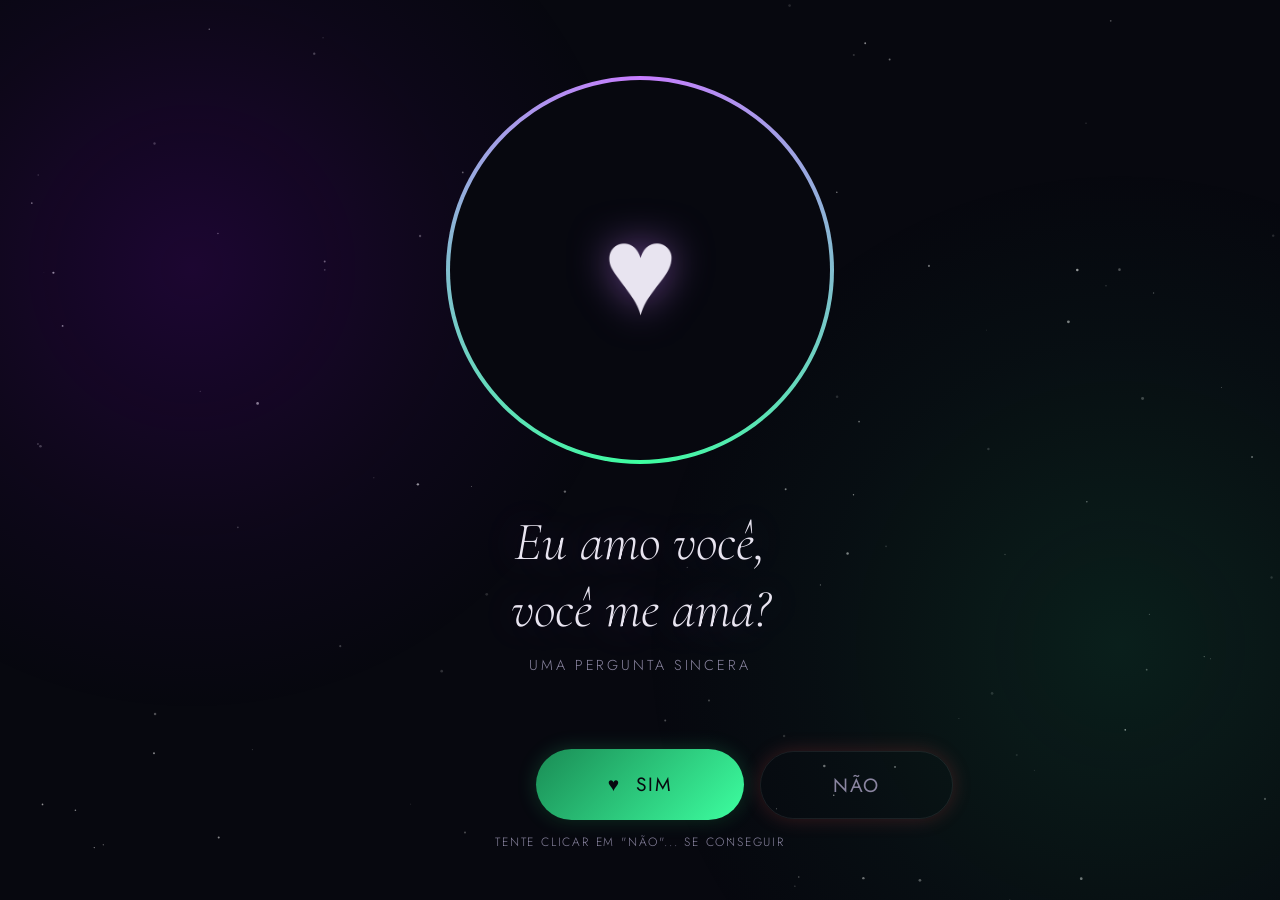
<file: index.html>
<!DOCTYPE html>
<html lang="pt-BR">
<head>
  <meta charset="UTF-8" />
  <meta name="viewport" content="width=device-width, initial-scale=1.0" />
  <title>Amor ♥</title>
  <link rel="stylesheet" href="style.css" />
  <style>
    /* ─── Index-only styles ─── */
    .index-center {
      position: relative;
      z-index: 2;
      display: flex;
      flex-direction: column;
      align-items: center;
      justify-content: center;
      min-height: 100vh;
      padding: var(--sp-lg);
      text-align: center;
    }

    /* Anel decorativo de brilho */
    .glow-ring {
      position: relative;
      width: clamp(240px, 50vmin, 380px);
      height: clamp(240px, 50vmin, 380px);
      display: flex;
      align-items: center;
      justify-content: center;
      margin-bottom: var(--sp-lg);
    }

    .glow-ring::before {
      content: '';
      position: absolute;
      inset: -4px;
      border-radius: 50%;
      background: conic-gradient(
        var(--purple),
        var(--green),
        var(--purple)
      );
      animation: ringRotate 6s linear infinite;
    }

    .glow-ring::after {
      content: '';
      position: absolute;
      inset: 0;
      border-radius: 50%;
      background: var(--bg-deep);
    }

    @keyframes ringRotate {
      to { transform: rotate(360deg); }
    }

    .heart-icon {
      position: relative;
      z-index: 1;
      font-size: clamp(5rem, 14vmin, 9rem);
      animation: heartPulse 2.5s ease-in-out infinite;
      text-shadow: 0 0 40px rgba(199,125,255,0.5);
      will-change: transform;
    }

    @keyframes heartPulse {
      0%, 100% { transform: scale(1);    }
      50%       { transform: scale(1.12); }
    }

    .main-question {
      font-family: 'Cormorant Garamond', serif;
      font-size: clamp(1.6rem, 6vmin, 3.5rem);
      font-weight: 300;
      font-style: italic;
      line-height: 1.25;
      margin-bottom: var(--sp-xs);
      text-shadow: 0 0 40px rgba(199,125,255,0.3);
    }

    .sub-text {
      font-size: clamp(0.7rem, 2vmin, 0.9rem);
      color: var(--text-muted);
      letter-spacing: 0.2em;
      text-transform: uppercase;
      margin-bottom: var(--sp-xl);
    }

    /* Botões da pergunta */
    .answer-buttons {
      display: flex;
      gap: var(--sp-md);
      align-items: center;
      justify-content: center;
      flex-wrap: wrap;
    }

    .btn-sim {
      font-size: clamp(0.9rem, 2.5vmin, 1.2rem);
      padding: var(--sp-sm) var(--sp-xl);
    }

    /* Botão "Não" — estilos base; posição via JS */
    #btn-nao {
      font-size: clamp(0.9rem, 2.5vmin, 1.2rem);
      padding: var(--sp-sm) var(--sp-xl);
      cursor: not-allowed;
      /* transition desativada no flee, mas transição visual de hover */
      box-shadow: 0 0 20px rgba(255, 80, 80, 0.2);
    }

    #btn-nao:hover {
      transform: none; /* sem efeito hover visual, o JS já cuida */
    }

    /* Tooltip */
    .tooltip-hint {
      position: fixed;
      bottom: var(--sp-lg);
      left: 50%;
      transform: translateX(-50%);
      z-index: 3;
      font-size: clamp(0.6rem, 1.5vmin, 0.75rem);
      color: var(--text-muted);
      letter-spacing: 0.15em;
      text-transform: uppercase;
      animation: blink 2.5s ease-in-out infinite;
    }

    @keyframes blink {
      0%, 100% { opacity: 0.4; }
      50%       { opacity: 1;   }
    }

    /* Overlay de "parabéns" se clicar em Não */
    .overlay-message {
      position: fixed;
      inset: 0;
      z-index: 500;
      display: flex;
      flex-direction: column;
      align-items: center;
      justify-content: center;
      background: rgba(7,8,15,0.97);
      animation: fadeSlideIn 0.4s ease;
      padding: var(--sp-lg);
    }

    .overlay-message h2 {
      font-family: 'Cormorant Garamond', serif;
      font-size: clamp(2rem, 8vmin, 4rem);
      font-style: italic;
      margin-bottom: var(--sp-sm);
      text-align: center;
    }

    .overlay-message p {
      color: var(--text-muted);
      text-align: center;
      margin-bottom: var(--sp-lg);
      max-width: 360px;
    }
  </style>
</head>
<body>

  <!-- Fundo de estrelas -->
  <div class="stars-bg" aria-hidden="true"></div>
  <div class="nebula nebula-1" aria-hidden="true"></div>
  <div class="nebula nebula-2" aria-hidden="true"></div>
  <div class="nebula nebula-3" aria-hidden="true"></div>
  <div class="hearts-container" aria-hidden="true"></div>

  <!-- Conteúdo central -->
  <main class="index-center">

    <!-- Anel + Coração -->
    <div class="glow-ring" aria-hidden="true">
      <span class="heart-icon">♥</span>
    </div>

    <!-- Pergunta principal -->
    <h1 class="main-question">
      Eu amo você,<br>você me ama?
    </h1>
    <p class="sub-text">uma pergunta sincera</p>

    <!-- Botões de resposta -->
    <div class="answer-buttons">
      <a href="main.html" class="btn btn-green btn-sim">
        ♥ &nbsp;Sim
      </a>
      <button id="btn-nao" class="btn btn-outline">
        Não
      </button>
    </div>

  </main>

  <!-- Dica de rodapé -->
  <p class="tooltip-hint">Tente clicar em "Não"... se conseguir</p>

  <script src="script.js"></script>
  <script>
    /* ─── Lógica específica da index ─── */
    document.addEventListener('DOMContentLoaded', () => {

      const btnNao = document.getElementById('btn-nao');
      const btnSim = document.querySelector('.btn-sim');

      /* Inicializa botão fugitivo */
      initFleeButton(btnNao, 150);

      /* Clique no Sim → navega com fade */
      btnSim.addEventListener('click', e => {
        e.preventDefault();
        navigateTo('main.html');
      });

      /* Se conseguir clicar em Não (raridade!) */
      btnNao.addEventListener('click', () => {
        if (btnNao._fleeCleanup) btnNao._fleeCleanup();

        /* Tenta fechar — pode não funcionar em todos os browsers */
        try { window.close(); } catch(_) {}

        /* Fallback: mensagem de despedida */
        const overlay = document.createElement('div');
        overlay.className = 'overlay-message';
        overlay.innerHTML = `
          <h2 class="gradient-text">Uau, você conseguiu!</h2>
          <p>Impressionante... Mas o amor não desiste assim tão fácil. 💜</p>
          <button class="btn btn-green" id="btn-voltar">
            ♥ Dar outra chance
          </button>
        `;
        document.body.appendChild(overlay);
        overlay.querySelector('#btn-voltar').addEventListener('click', () => {
          overlay.remove();
          initFleeButton(btnNao, 150);
        });
      });

    });
  </script>
</body>
</html>
</file>
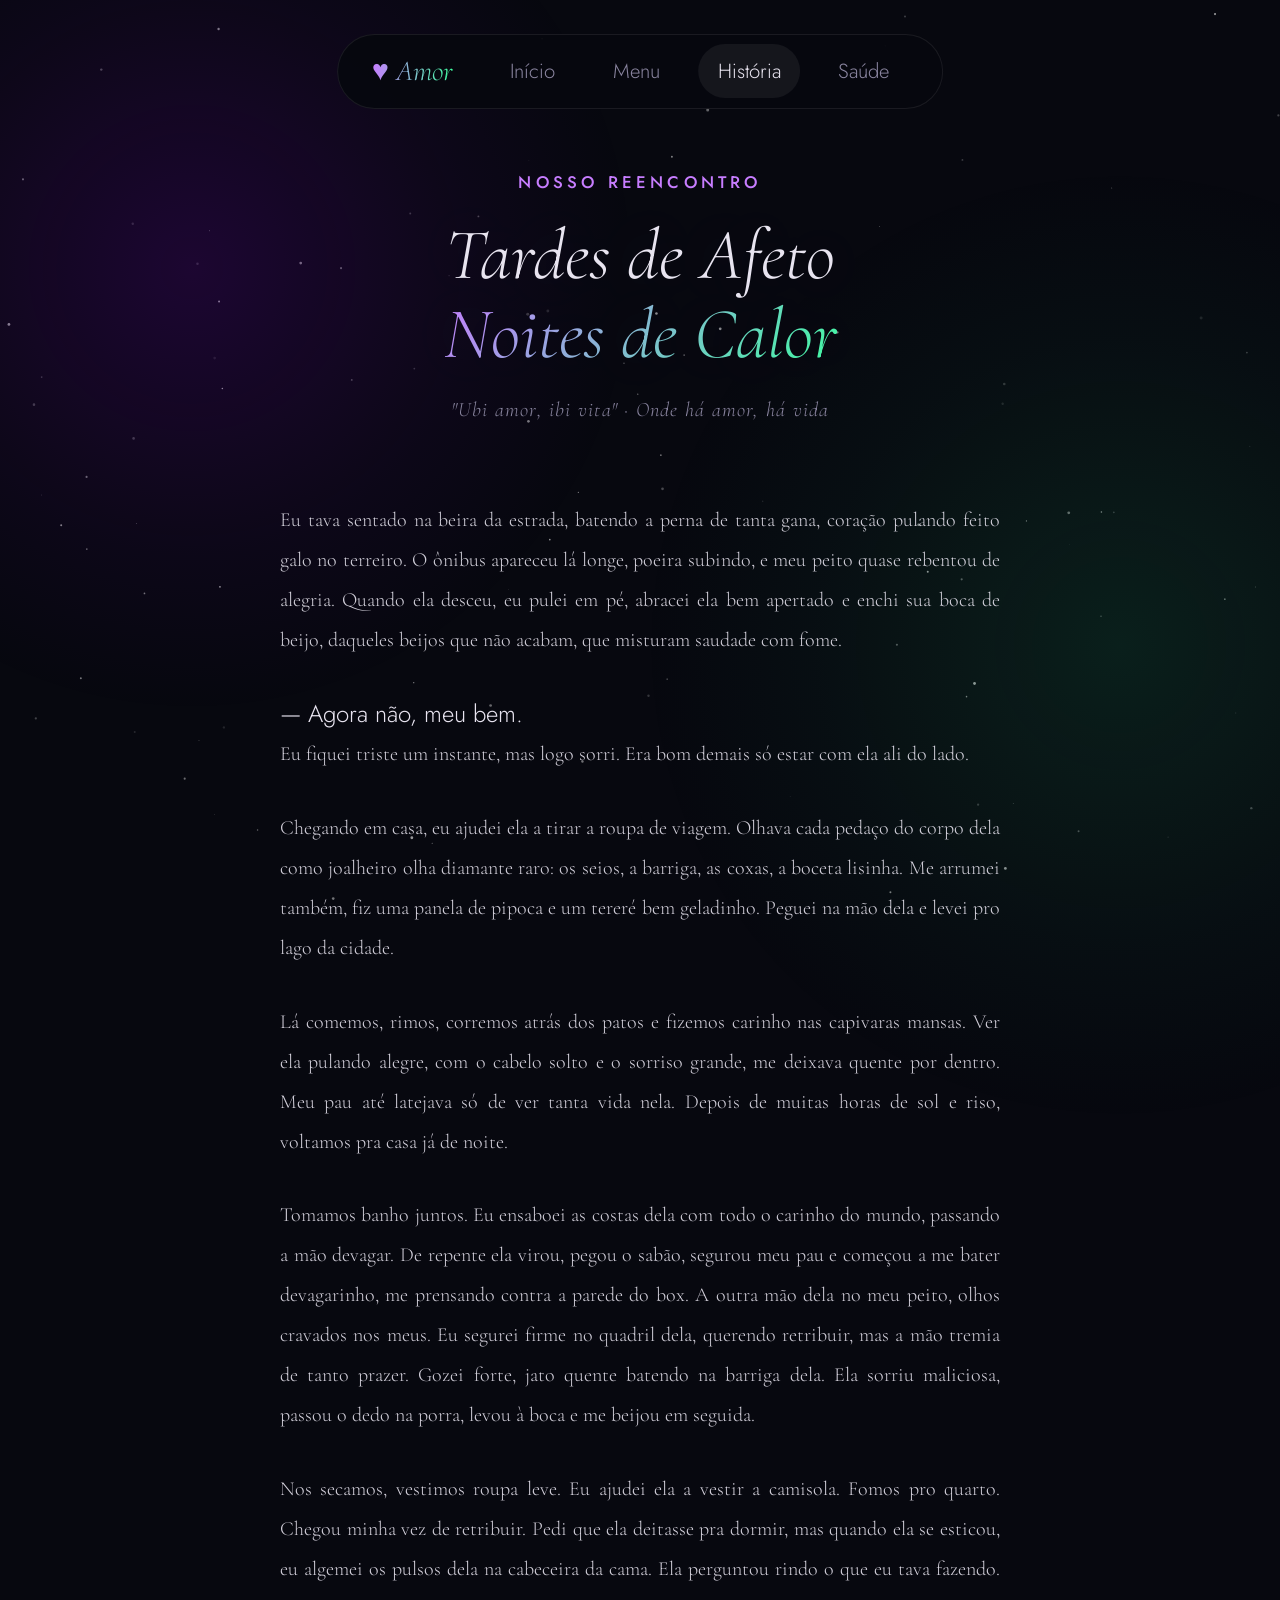
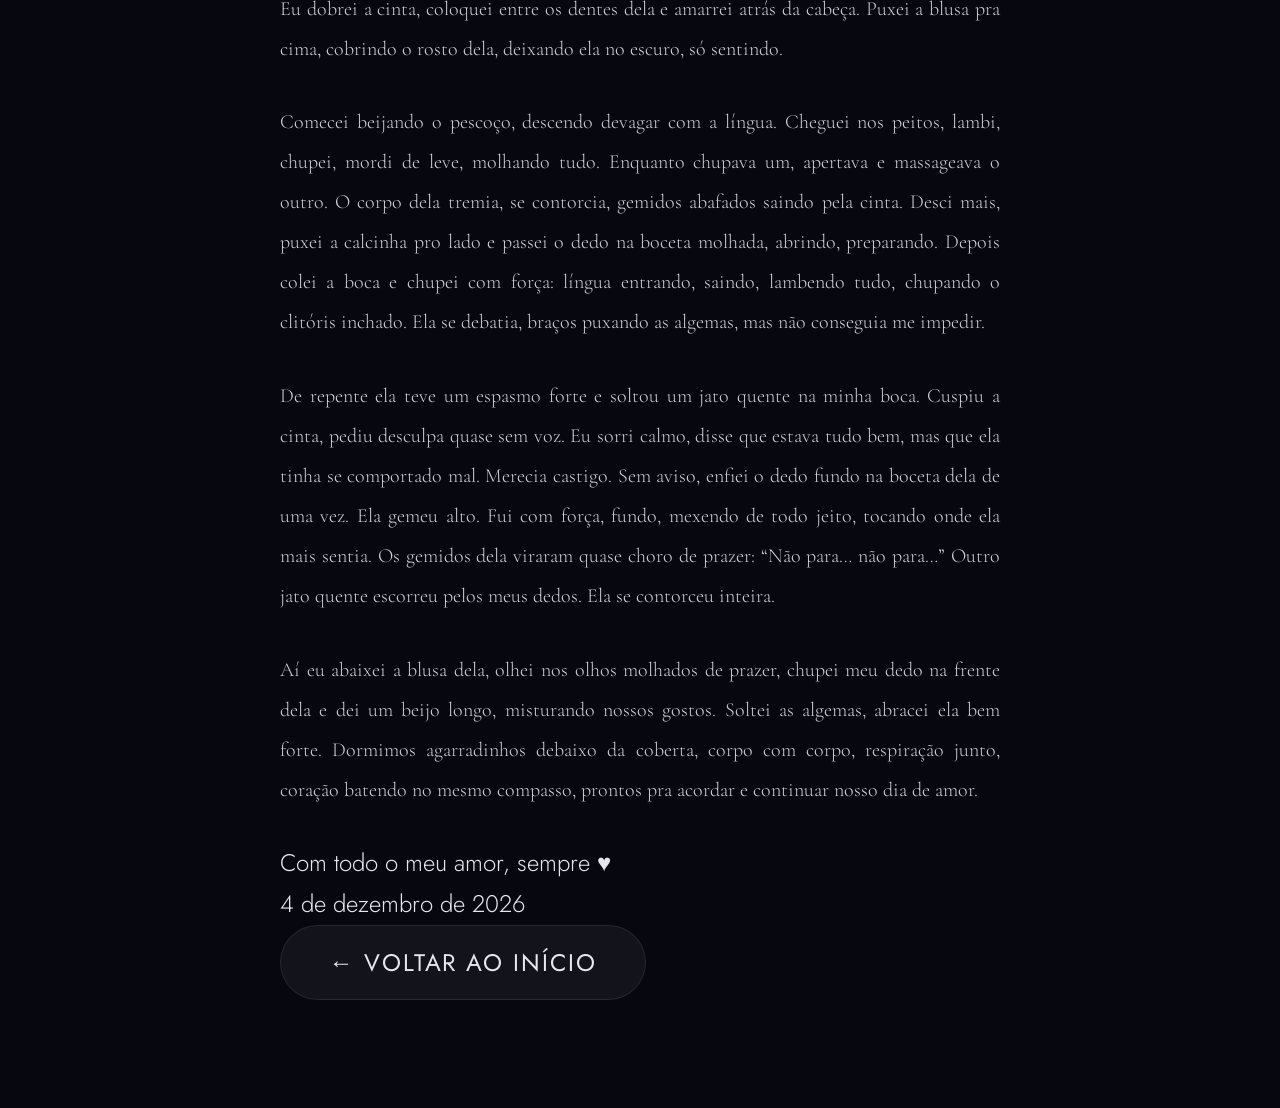
<file: historia.html>
<!DOCTYPE html>
<html lang="pt-BR">

<head>
  <meta charset="UTF-8" />
  <meta name="viewport" content="width=device-width, initial-scale=1.0" />
  <title>Nossa História ♥</title>
  <link rel="stylesheet" href="style.css" />
  <style>
    /* ─── Historia Page ─── */
    .historia-page {
      position: relative;
      z-index: 2;
      min-height: 100vh;
      padding: calc(var(--sp-2xl) + 60px) var(--sp-lg) var(--sp-2xl);
    }

    .historia-inner {
      max-width: 720px;
      margin: 0 auto;
    }

    /* Cabeçalho */
    .historia-eyebrow {
      font-size: var(--fs-xs);
      color: var(--purple);
      letter-spacing: 0.25em;
      text-transform: uppercase;
      text-align: center;
      margin-bottom: var(--sp-sm);
      font-weight: 500;
    }

    .historia-title {
      font-family: 'Cormorant Garamond', serif;
      font-size: clamp(2.2rem, 8vmin, 5rem);
      font-weight: 300;
      font-style: italic;
      text-align: center;
      line-height: 1.1;
      margin-bottom: var(--sp-sm);
      text-shadow: 0 0 60px rgba(199, 125, 255, 0.2);
    }

    .historia-latin {
      font-family: 'Cormorant Garamond', serif;
      font-style: italic;
      font-size: var(--fs-sm);
      color: var(--text-muted);
      text-align: center;
      letter-spacing: 0.06em;
      margin-bottom: var(--sp-xl);
    }

    /* Parágrafos */
    .para {
      font-family: 'Cormorant Garamond', serif;
      font-size: clamp(1rem, 2.8vmin, 1.25rem);
      font-weight: 300;
      line-height: 2;
      color: rgba(232, 228, 240, 0.9);
      margin-bottom: var(--sp-md);
      text-align: justify;
    }

    .para:last-child {
      margin-bottom: 0;
    }

    .para em {
      color: var(--green);
      font-style: italic;
    }

    .para strong {
      color: var(--purple);
      font-weight: 400;
    }
  </style>
</head>

<body>

  <div class="stars-bg" aria-hidden="true"></div>
  <div class="nebula nebula-1" aria-hidden="true"></div>
  <div class="nebula nebula-2" aria-hidden="true"></div>
  <div class="hearts-container" aria-hidden="true"></div>

  <!-- Navbar -->
  <nav class="nav" aria-label="Navegação principal">
    <span class="nav-logo">♥ Amor</span>
    <a href="index.html" class="nav-link" data-nav="index.html">Início</a>
    <a href="main.html" class="nav-link" data-nav="main.html">Menu</a>
    <a href="historia.html" class="nav-link active">História</a>
    <a href="saude.html" class="nav-link" data-nav="saude.html">Saúde</a>
  </nav>

  <main class="historia-page">
    <div class="historia-inner">

      <!-- Cabeçalho -->
      <p class="historia-eyebrow">Nosso reencontro</p>
      <h1 class="historia-title">
        Tardes de Afeto<br>
        <span class="gradient-text">Noites de Calor</span>
      </h1>
      <p class="historia-latin">
        "Ubi amor, ibi vita" · Onde há amor, há vida
      </p>

      <!-- ─── DECLARAÇÃO ─── -->
      <article class="declaration-card">

        <p class="para">

        </p>

        <p class="para">
          Eu tava sentado na beira da estrada, batendo a perna de tanta gana, coração pulando feito galo no terreiro. O
          ônibus apareceu lá longe, poeira subindo, e meu peito quase rebentou de alegria. Quando ela desceu, eu pulei
          em pé, abracei ela bem apertado e enchi sua boca de beijo, daqueles beijos que não acabam, que misturam
          saudade com fome.
        </p>

        <div class="latin-block">
          <p>
            — Agora não, meu bem.
          </p>
        </div>

        <p class="para">
          Eu fiquei triste um instante, mas logo sorri. Era bom demais só estar com ela ali do lado.
        </p>

        <p class="para">
          Chegando em casa, eu ajudei ela a tirar a roupa de viagem. Olhava cada pedaço do corpo dela como joalheiro
          olha diamante raro: os seios, a barriga, as coxas, a boceta lisinha. Me arrumei também, fiz uma panela de
          pipoca e um tereré bem geladinho. Peguei na mão dela e levei pro lago da cidade.
        </p>

        <p class="para">
          Lá comemos, rimos, corremos atrás dos patos e fizemos carinho nas capivaras mansas. Ver ela pulando alegre,
          com o cabelo solto e o sorriso grande, me deixava quente por dentro. Meu pau até latejava só de ver tanta vida
          nela. Depois de muitas horas de sol e riso, voltamos pra casa já de noite.
        </p>

        <p class="para">
          Tomamos banho juntos. Eu ensaboei as costas dela com todo o carinho do mundo, passando a mão devagar. De
          repente ela virou, pegou o sabão, segurou meu pau e começou a me bater devagarinho, me prensando contra a
          parede do box. A outra mão dela no meu peito, olhos cravados nos meus. Eu segurei firme no quadril dela,
          querendo retribuir, mas a mão tremia de tanto prazer. Gozei forte, jato quente batendo na barriga dela. Ela
          sorriu maliciosa, passou o dedo na porra, levou à boca e me beijou em seguida.
        </p>

        <p class="para">
          Nos secamos, vestimos roupa leve. Eu ajudei ela a vestir a camisola. Fomos pro quarto. Chegou minha vez de
          retribuir. Pedi que ela deitasse pra dormir, mas quando ela se esticou, eu algemei os pulsos dela na cabeceira
          da cama. Ela perguntou rindo o que eu tava fazendo. Eu dobrei a cinta, coloquei entre os dentes dela e amarrei
          atrás da cabeça. Puxei a blusa pra cima, cobrindo o rosto dela, deixando ela no escuro, só sentindo.
        </p>

        <p class="para">
          Comecei beijando o pescoço, descendo devagar com a língua. Cheguei nos peitos, lambi, chupei, mordi de leve,
          molhando tudo. Enquanto chupava um, apertava e massageava o outro. O corpo dela tremia, se contorcia, gemidos
          abafados saindo pela cinta. Desci mais, puxei a calcinha pro lado e passei o dedo na boceta molhada, abrindo,
          preparando. Depois colei a boca e chupei com força: língua entrando, saindo, lambendo tudo, chupando o
          clitóris inchado. Ela se debatia, braços puxando as algemas, mas não conseguia me impedir.
        </p>

        <p class="para">
          De repente ela teve um espasmo forte e soltou um jato quente na minha boca. Cuspiu a cinta, pediu desculpa
          quase sem voz. Eu sorri calmo, disse que estava tudo bem, mas que ela tinha se comportado mal. Merecia
          castigo. Sem aviso, enfiei o dedo fundo na boceta dela de uma vez. Ela gemeu alto. Fui com força, fundo,
          mexendo de todo jeito, tocando onde ela mais sentia. Os gemidos dela viraram quase choro de prazer: “Não para…
          não para…” Outro jato quente escorreu pelos meus dedos. Ela se contorceu inteira.
        </p>

        <p class="para">
          Aí eu abaixei a blusa dela, olhei nos olhos molhados de prazer, chupei meu dedo na frente dela e dei um beijo
          longo, misturando nossos gostos. Soltei as algemas, abracei ela bem forte. Dormimos agarradinhos debaixo da
          coberta, corpo com corpo, respiração junto, coração batendo no mesmo compasso, prontos pra acordar e continuar
          nosso dia de amor.
        </p>

        <!-- Assinatura -->
        <div class="signature">
          <p class="signature-text">Com todo o meu amor, sempre ♥</p>
          <p class="signature-date" id="sig-date"></p>
        </div>

      </article>

      <!-- Voltar -->
      <div class="back-wrap">
        <button class="btn btn-ghost mt-xl" data-nav="main.html">
          ← Voltar ao início
        </button>
      </div>

    </div>
  </main>

  <script src="script.js"></script>
  <script>
    document.addEventListener('DOMContentLoaded', () => {
      const dateEl = document.getElementById('sig-date');
      if (dateEl) {
        const now = new Date();
        dateEl.textContent = now.toLocaleDateString('pt-BR', {
          day: 'numeric', month: 'long', year: 'numeric'
        });
      }

      document.querySelectorAll('[data-nav]').forEach(el => {
        el.addEventListener('click', e => {
          e.preventDefault();
          navigateTo(el.dataset.nav);
        });
      });
    });
  </script>
</body>

</html>
</file>
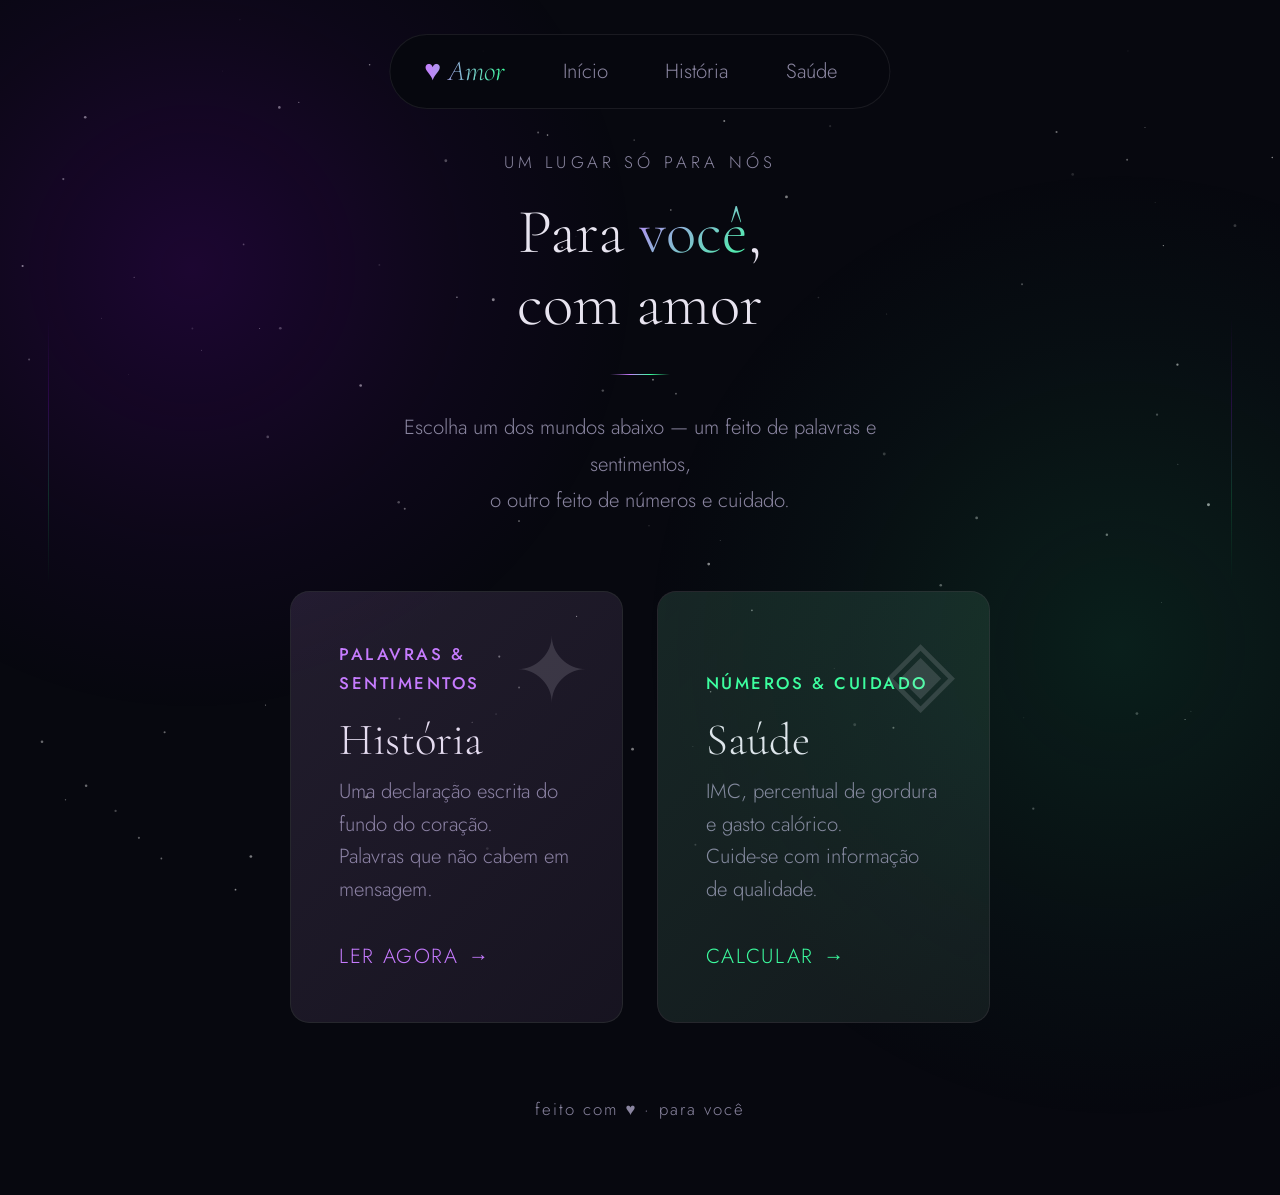
<file: main.html>
<!DOCTYPE html>
<html lang="pt-BR">
<head>
  <meta charset="UTF-8" />
  <meta name="viewport" content="width=device-width, initial-scale=1.0" />
  <title>Para Você ♥</title>
  <link rel="stylesheet" href="style.css" />
  <style>
    /* ─── Main page ─── */
    .main-page {
      position: relative;
      z-index: 2;
      min-height: 100vh;
      display: flex;
      flex-direction: column;
      align-items: center;
      justify-content: center;
      padding: calc(var(--sp-2xl) + 40px) var(--sp-lg) var(--sp-xl);
      gap: var(--sp-xl);
    }

    /* Header */
    .main-header {
      text-align: center;
      max-width: 560px;
    }

    .tagline {
      font-size: var(--fs-xs);
      color: var(--text-muted);
      letter-spacing: 0.25em;
      text-transform: uppercase;
      margin-bottom: var(--sp-sm);
    }

    .main-title {
      font-family: 'Cormorant Garamond', serif;
      font-size: clamp(2rem, 7vmin, 4.5rem);
      font-weight: 300;
      line-height: 1.15;
      margin-bottom: var(--sp-sm);
    }

    .main-subtitle {
      font-size: var(--fs-sm);
      color: var(--text-muted);
      line-height: 1.8;
    }

    /* Cards de navegação */
    .cards-grid {
      display: grid;
      grid-template-columns: repeat(auto-fit, minmax(min(280px, 100%), 1fr));
      gap: var(--sp-md);
      width: 100%;
      max-width: 700px;
    }

    .nav-card {
      position: relative;
      display: flex;
      flex-direction: column;
      align-items: flex-start;
      justify-content: flex-end;
      padding: var(--sp-lg);
      border-radius: var(--radius);
      border: 1px solid var(--border);
      background: var(--bg-card);

      cursor: pointer;
      text-decoration: none;
      color: var(--text);
      overflow: hidden;
      min-height: clamp(200px, 30vmin, 280px);
      transition: var(--transition);
    }

    .nav-card::before {
      content: '';
      position: absolute;
      inset: 0;
      background: var(--card-grad, linear-gradient(135deg, rgba(199,125,255,0.06), transparent));
      transition: opacity 0.4s;
    }

    .nav-card:hover {
      transform: translateY(-6px) scale(1.01);
      border-color: var(--card-accent, var(--purple));
      box-shadow:
        0 0 40px var(--card-glow, var(--purple-glow)),
        0 20px 40px rgba(0,0,0,0.4);
    }

    .nav-card:hover::before { opacity: 2; }

    /* Card — História */
    .card-historia {
      --card-accent: var(--purple);
      --card-glow: var(--purple-glow);
      --card-grad: linear-gradient(135deg, rgba(199,125,255,0.08), rgba(107,0,173,0.04));
    }

    /* Card — Saúde */
    .card-saude {
      --card-accent: var(--green);
      --card-glow: var(--green-glow);
      --card-grad: linear-gradient(135deg, rgba(61,255,160,0.08), rgba(26,140,85,0.04));
    }

    /* Ícone grande do card */
    .card-icon {
      position: absolute;
      top: var(--sp-md);
      right: var(--sp-md);
      font-size: clamp(3.5rem, 10vmin, 6rem);
      opacity: 0.15;
      transition: opacity 0.3s, transform 0.3s;
      line-height: 1;
    }

    .nav-card:hover .card-icon {
      opacity: 0.3;
      transform: scale(1.1) rotate(-5deg);
    }

    .card-chip {
      font-size: var(--fs-xs);
      letter-spacing: 0.15em;
      text-transform: uppercase;
      color: var(--card-accent, var(--purple));
      margin-bottom: var(--sp-sm);
      font-weight: 500;
    }

    .card-title {
      font-family: 'Cormorant Garamond', serif;
      font-size: clamp(1.8rem, 5vmin, 2.8rem);
      font-weight: 300;
      line-height: 1.1;
      margin-bottom: var(--sp-xs);
    }

    .card-desc {
      font-size: var(--fs-sm);
      color: var(--text-muted);
      line-height: 1.6;
    }

    .card-arrow {
      margin-top: var(--sp-md);
      font-size: var(--fs-base);
      color: var(--card-accent, var(--purple));
      display: flex;
      align-items: center;
      gap: var(--sp-xs);
      font-size: var(--fs-sm);
      letter-spacing: 0.08em;
      text-transform: uppercase;
      transition: gap 0.3s;
    }

    .nav-card:hover .card-arrow { gap: var(--sp-sm); }

    /* Footer decorativo */
    .main-footer {
      text-align: center;
      font-size: var(--fs-xs);
      color: var(--text-muted);
      letter-spacing: 0.12em;
    }

    /* Decoração lateral */
    .deco-line {
      position: fixed;
      top: 50%;
      width: 1px;
      height: 30vh;
      transform: translateY(-50%);
      background: linear-gradient(transparent, var(--purple-dim), var(--green-dim), transparent);
      opacity: 0.3;
    }
    .deco-line-left  { left: var(--sp-lg); }
    .deco-line-right { right: var(--sp-lg); }

    @media (max-width: 500px) {
      .deco-line { display: none; }
    }
  </style>
</head>
<body>

  <!-- Backgrounds -->
  <div class="stars-bg" aria-hidden="true"></div>
  <div class="nebula nebula-1" aria-hidden="true"></div>
  <div class="nebula nebula-2" aria-hidden="true"></div>
  <div class="hearts-container" aria-hidden="true"></div>

  <!-- Decoração lateral -->
  <div class="deco-line deco-line-left"  aria-hidden="true"></div>
  <div class="deco-line deco-line-right" aria-hidden="true"></div>

  <!-- Navbar -->
  <nav class="nav" aria-label="Navegação principal">
    <span class="nav-logo">♥ Amor</span>
    <a href="index.html"   class="nav-link" data-nav="index.html">Início</a>
    <a href="historia.html" class="nav-link" data-nav="historia.html">História</a>
    <a href="saude.html"   class="nav-link" data-nav="saude.html">Saúde</a>
  </nav>

  <!-- Conteúdo principal -->
  <main class="main-page">

    <!-- Cabeçalho -->
    <header class="main-header">
      <p class="tagline">Um lugar só para nós</p>
      <h1 class="main-title">
        Para <span class="gradient-text">você</span>,<br>com amor
      </h1>
      <div class="divider"></div>
      <p class="main-subtitle">
        Escolha um dos mundos abaixo — um feito de palavras e sentimentos,<br>
        o outro feito de números e cuidado.
      </p>
    </header>

    <!-- Cards -->
    <div class="cards-grid">

      <!-- Card História -->
      <a href="historia.html" class="nav-card card-historia" data-nav="historia.html">
        <span class="card-icon">✦</span>
        <span class="card-chip">Palavras &amp; Sentimentos</span>
        <h2 class="card-title">História</h2>
        <p class="card-desc">
          Uma declaração escrita do fundo do coração.<br>
          Palavras que não cabem em mensagem.
        </p>
        <div class="card-arrow">
          Ler agora <span>→</span>
        </div>
      </a>

      <!-- Card Saúde -->
      <a href="saude.html" class="nav-card card-saude" data-nav="saude.html">
        <span class="card-icon">◈</span>
        <span class="card-chip">Números &amp; Cuidado</span>
        <h2 class="card-title">Saúde</h2>
        <p class="card-desc">
          IMC, percentual de gordura e gasto calórico.<br>
          Cuide-se com informação de qualidade.
        </p>
        <div class="card-arrow">
          Calcular <span>→</span>
        </div>
      </a>

    </div>

    <!-- Rodapé discreto -->
    <footer class="main-footer">
      feito com ♥ · para você
    </footer>

  </main>

  <script src="script.js"></script>
  <script>
    document.addEventListener('DOMContentLoaded', () => {
      /* Clique nos cards navega com fade */
      document.querySelectorAll('[data-nav]').forEach(el => {
        el.addEventListener('click', e => {
          e.preventDefault();
          navigateTo(el.dataset.nav);
        });
      });
    });
  </script>
</body>
</html>
</file>
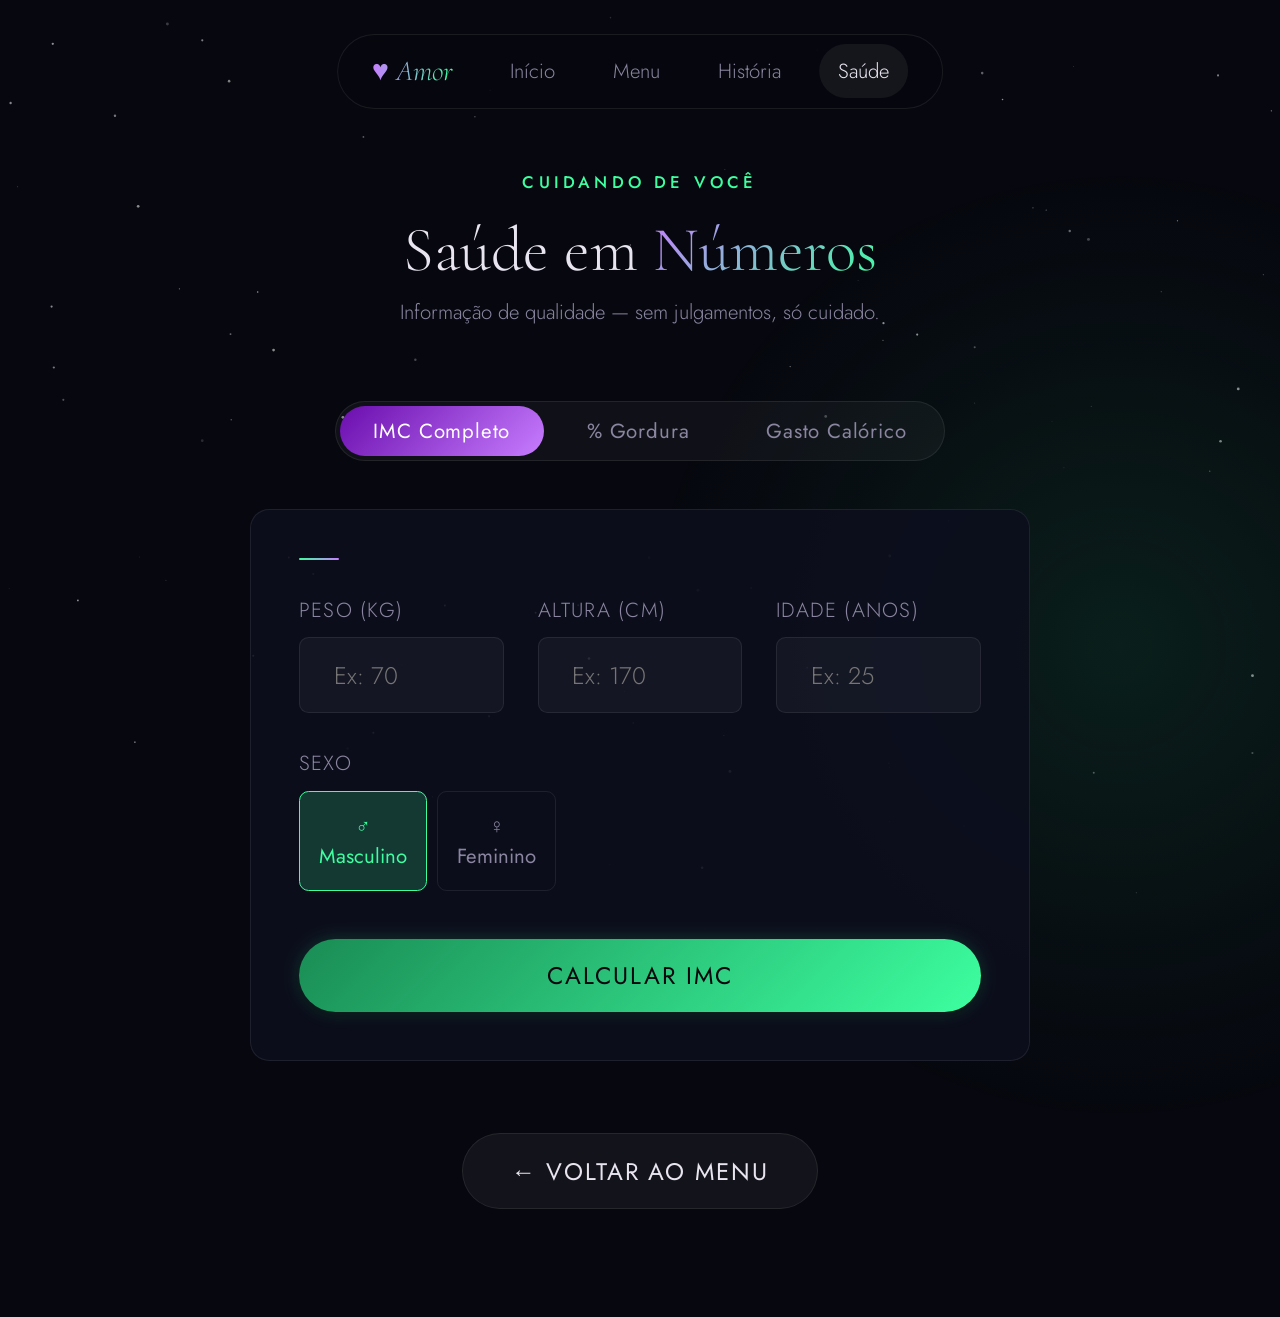
<file: saude.html>
<!DOCTYPE html>
<html lang="pt-BR">
<head>
  <meta charset="UTF-8" />
  <meta name="viewport" content="width=device-width, initial-scale=1.0" />
  <title>Saúde ◈</title>
  <link rel="stylesheet" href="style.css" />
  <style>
    /* ─── Saúde Page ─── */
    .saude-page {
      position: relative;
      z-index: 2;
      min-height: 100vh;
      padding: calc(var(--sp-2xl) + 60px) var(--sp-lg) var(--sp-2xl);
    }

    .saude-inner {
      max-width: 780px;
      margin: 0 auto;
    }

    /* Header */
    .saude-eyebrow {
      font-size: var(--fs-xs);
      color: var(--green);
      letter-spacing: 0.25em;
      text-transform: uppercase;
      text-align: center;
      margin-bottom: var(--sp-sm);
      font-weight: 500;
    }

    .saude-title {
      font-family: 'Cormorant Garamond', serif;
      font-size: clamp(2rem, 7vmin, 4.5rem);
      font-weight: 300;
      text-align: center;
      line-height: 1.1;
      margin-bottom: var(--sp-xs);
    }

    .saude-subtitle {
      font-size: var(--fs-sm);
      color: var(--text-muted);
      text-align: center;
      margin-bottom: var(--sp-xl);
    }

    /* Tabs container */
    .tabs-wrapper {
      margin-bottom: var(--sp-lg);
      display: flex;
      justify-content: center;
    }

    /* Card de formulário */
    .form-card {
      background: rgba(13, 15, 30, 0.85);
      border: 1px solid var(--border);
      border-radius: var(--radius);
      padding: var(--sp-lg);
    }

    .form-card::before {
      content: '';
      display: block;
      width: 40px;
      height: 2px;
      background: linear-gradient(90deg, var(--green), var(--purple));
      border-radius: 100px;
      margin-bottom: var(--sp-md);
    }

    /* Grid de inputs */
    .inputs-grid {
      display: grid;
      grid-template-columns: repeat(auto-fit, minmax(min(200px, 100%), 1fr));
      gap: var(--sp-md);
      margin-bottom: var(--sp-lg);
    }

    .inputs-grid-3 {
      grid-template-columns: repeat(auto-fit, minmax(min(170px, 100%), 1fr));
    }

    /* Botão calcular */
    .btn-calcular {
      width: 100%;
      padding: var(--sp-sm);
      font-size: var(--fs-base);
    }

    /* ─── Resultado IMC ─── */
    .imc-gauge {
      position: relative;
      width: 100%;
      max-width: 320px;
      margin: 0 auto var(--sp-md);
    }

    .imc-scale {
      display: flex;
      height: 10px;
      border-radius: 100px;
      overflow: hidden;
      margin-bottom: var(--sp-xs);
      gap: 2px;
    }

    .imc-seg {
      flex: 1;
      border-radius: 100px;
    }

    .seg-bp   { background: #60cfff; }
    .seg-ok   { background: var(--green); }
    .seg-sp   { background: #ffdc3d; }
    .seg-ob1  { background: #ff9a3d; }
    .seg-ob2  { background: #ff6060; }
    .seg-ob3  { background: #ff3030; }

    .imc-pointer {
      position: absolute;
      top: -4px;
      width: 18px;
      height: 18px;
      background: #fff;
      border-radius: 50%;
      border: 3px solid var(--green);
      transform: translateX(-50%);
      box-shadow: 0 0 12px rgba(61,255,160,0.5);
      transition: left 0.6s cubic-bezier(0.34,1.56,0.64,1);
    }

    .imc-labels {
      display: flex;
      justify-content: space-between;
      font-size: var(--fs-xs);
      color: var(--text-muted);
      margin-top: var(--sp-xs);
    }

    /* ─── Percentual de gordura ─── */
    .fat-arc {
      width: 180px;
      height: 90px;
      position: relative;
      margin: 0 auto var(--sp-md);
    }

    .fat-arc svg {
      width: 100%;
      height: 100%;
    }

    /* ─── TMB Cards ─── */
    .tmb-cards {
      display: grid;
      grid-template-columns: repeat(3, 1fr);
      gap: var(--sp-sm);
      margin: var(--sp-md) 0;
    }

    @media (max-width: 480px) {
      .tmb-cards { grid-template-columns: 1fr; }
    }

    .tmb-card {
      text-align: center;
      padding: var(--sp-md) var(--sp-sm);
      border-radius: var(--radius-sm);
      border: 1px solid var(--border);
      background: rgba(255,255,255,0.02);
      transition: var(--transition);
    }

    .tmb-card:hover {
      border-color: var(--green-dim);
      background: var(--green-glow);
    }

    .tmb-level {
      font-size: var(--fs-xs);
      color: var(--text-muted);
      text-transform: uppercase;
      letter-spacing: 0.1em;
      margin-bottom: var(--sp-xs);
    }

    .tmb-value {
      font-family: 'Cormorant Garamond', serif;
      font-size: clamp(1.4rem, 4vmin, 2rem);
      color: var(--green);
      font-weight: 400;
    }

    .tmb-unit {
      font-size: var(--fs-xs);
      color: var(--text-muted);
    }

    .tmb-mult {
      font-size: var(--fs-xs);
      color: var(--text-muted);
      margin-top: 2px;
    }

    /* ─── Atividades ─── */
    .activities-list {
      display: flex;
      flex-direction: column;
      gap: var(--sp-sm);
      margin-top: var(--sp-md);
    }

    /* Aviso neutro */
    .notice {
      display: flex;
      gap: var(--sp-sm);
      align-items: flex-start;
      padding: var(--sp-sm) var(--sp-md);
      border-radius: var(--radius-sm);
      background: rgba(61,255,160,0.04);
      border: 1px solid rgba(61,255,160,0.12);
      margin-top: var(--sp-md);
    }

    .notice-icon { font-size: var(--fs-lg); flex-shrink: 0; }
    .notice-text { font-size: var(--fs-sm); color: var(--text-muted); line-height: 1.7; }

    /* Voltar */
    .back-wrap { text-align: center; margin-top: var(--sp-xl); }

    /* Input de sexo como botões */
    .sex-toggle {
      display: flex;
      gap: var(--sp-xs);
    }

    .sex-btn {
      flex: 1;
      padding: var(--sp-sm);
      border-radius: var(--radius-sm);
      border: 1px solid var(--border);
      background: transparent;
      color: var(--text-muted);
      font-family: 'Jost', sans-serif;
      font-size: var(--fs-sm);
      cursor: pointer;
      transition: var(--transition);
    }

    .sex-btn.active {
      background: var(--green-glow);
      border-color: var(--green);
      color: var(--green);
    }

    /* Checkbox-like para sexo no fat */
    .fat-sex-toggle { display: flex; gap: var(--sp-xs); }

    /* Hip field (só para mulheres) */
    .hip-field { transition: opacity 0.3s, max-height 0.4s; overflow: hidden; }
    .hip-field.hidden-soft { opacity: 0; max-height: 0; pointer-events: none; }
    .hip-field.visible-soft { opacity: 1; max-height: 200px; }
  </style>
</head>
<body>

  <div class="stars-bg" aria-hidden="true"></div>
  <div class="nebula nebula-2" aria-hidden="true"></div>
  <div class="nebula nebula-3" aria-hidden="true"></div>

  <!-- Navbar -->
  <nav class="nav" aria-label="Navegação principal">
    <span class="nav-logo">♥ Amor</span>
    <a href="index.html"    class="nav-link" data-nav="index.html">Início</a>
    <a href="main.html"     class="nav-link" data-nav="main.html">Menu</a>
    <a href="historia.html" class="nav-link" data-nav="historia.html">História</a>
    <a href="saude.html"    class="nav-link active">Saúde</a>
  </nav>

  <main class="saude-page">
    <div class="saude-inner">

      <!-- Header -->
      <p class="saude-eyebrow">Cuidando de você</p>
      <h1 class="saude-title">
        Saúde em <span class="gradient-text">Números</span>
      </h1>
      <p class="saude-subtitle">
        Informação de qualidade — sem julgamentos, só cuidado.
      </p>

      <!-- Tabs -->
      <div class="tabs-wrapper">
        <div class="tabs" role="tablist" aria-label="Ferramentas de saúde">
          <button class="tab-btn active" role="tab" aria-selected="true"  data-tab="imc">IMC Completo</button>
          <button class="tab-btn"        role="tab" aria-selected="false" data-tab="fat">% Gordura</button>
          <button class="tab-btn"        role="tab" aria-selected="false" data-tab="cal">Gasto Calórico</button>
        </div>
      </div>

      <!-- ══════════════════════════════════
           TAB 1 — IMC
      ══════════════════════════════════ -->
      <div class="tab-panel active" id="tab-imc" role="tabpanel">
        <div class="form-card">

          <div class="inputs-grid">
            <div class="input-group">
              <label class="input-label" for="imc-peso">Peso (kg)</label>
              <input class="input-field" type="number" id="imc-peso" placeholder="Ex: 70" min="20" max="300" step="0.1" />
            </div>
            <div class="input-group">
              <label class="input-label" for="imc-altura">Altura (cm)</label>
              <input class="input-field" type="number" id="imc-altura" placeholder="Ex: 170" min="100" max="250" />
            </div>
            <div class="input-group">
              <label class="input-label" for="imc-idade">Idade (anos)</label>
              <input class="input-field" type="number" id="imc-idade" placeholder="Ex: 25" min="5" max="120" />
            </div>
            <div class="input-group">
              <label class="input-label">Sexo</label>
              <div class="sex-toggle" id="imc-sex-toggle">
                <button class="sex-btn active" data-val="M">♂ Masculino</button>
                <button class="sex-btn"        data-val="F">♀ Feminino</button>
              </div>
              <input type="hidden" id="imc-sexo" value="M" />
            </div>
          </div>

          <button class="btn btn-green btn-calcular" id="btn-calc-imc">
            Calcular IMC
          </button>

          <!-- Resultado -->
          <div id="imc-result" class="result-box hidden">
            <p class="result-label">Índice de Massa Corporal</p>
            <p class="result-value" id="imc-valor">—</p>
            <div style="display:flex;justify-content:center;margin-bottom:var(--sp-md)">
              <span class="pill" id="imc-pill">—</span>
            </div>

            <!-- Escala visual -->
            <div class="imc-gauge" aria-hidden="true">
              <div class="imc-scale">
                <div class="imc-seg seg-bp"></div>
                <div class="imc-seg seg-ok"></div>
                <div class="imc-seg seg-sp"></div>
                <div class="imc-seg seg-ob1"></div>
                <div class="imc-seg seg-ob2"></div>
                <div class="imc-seg seg-ob3"></div>
              </div>
              <div class="imc-pointer" id="imc-pointer"></div>
              <div class="imc-labels">
                <span>15</span>
                <span>18,5</span>
                <span>25</span>
                <span>30</span>
                <span>35</span>
                <span>40+</span>
              </div>
            </div>

            <p class="result-desc" id="imc-desc"></p>

            <div class="notice" style="margin-top:var(--sp-md)">
              <span class="notice-icon">ℹ️</span>
              <p class="notice-text">
                <strong style="color:var(--green)">Nota importante:</strong>
                o IMC é um índice simples, mas possui limitações reais. Ele não diferencia massa muscular
                de gordura — atletas e pessoas com alta massa muscular costumam ter IMC elevado sem isso
                representar risco à saúde. Sempre consulte um profissional para avaliação completa.
              </p>
            </div>
          </div>
        </div>
      </div>

      <!-- ══════════════════════════════════
           TAB 2 — GORDURA CORPORAL
      ══════════════════════════════════ -->
      <div class="tab-panel" id="tab-fat" role="tabpanel">
        <div class="form-card">

          <div class="inputs-grid inputs-grid-3">
            <div class="input-group">
              <label class="input-label" for="fat-peso">Peso (kg)</label>
              <input class="input-field" type="number" id="fat-peso" placeholder="Ex: 70" min="20" max="300" step="0.1" />
            </div>
            <div class="input-group">
              <label class="input-label" for="fat-altura">Altura (cm)</label>
              <input class="input-field" type="number" id="fat-altura" placeholder="Ex: 170" min="100" max="250" />
            </div>
            <div class="input-group">
              <label class="input-label" for="fat-cintura">Cintura (cm)</label>
              <input class="input-field" type="number" id="fat-cintura" placeholder="Ex: 80" min="40" max="200" step="0.5" />
            </div>
            <div class="input-group">
              <label class="input-label" for="fat-pescoco">Pescoço (cm)</label>
              <input class="input-field" type="number" id="fat-pescoco" placeholder="Ex: 37" min="20" max="80" step="0.5" />
            </div>
            <div class="input-group hip-field hidden-soft" id="hip-group">
              <label class="input-label" for="fat-quadril">Quadril (cm)</label>
              <input class="input-field" type="number" id="fat-quadril" placeholder="Ex: 95" min="50" max="200" step="0.5" />
            </div>
            <div class="input-group">
              <label class="input-label">Sexo</label>
              <div class="sex-toggle" id="fat-sex-toggle">
                <button class="sex-btn active" data-val="M">♂ Masc.</button>
                <button class="sex-btn"        data-val="F">♀ Fem.</button>
              </div>
              <input type="hidden" id="fat-sexo" value="M" />
            </div>
          </div>

          <button class="btn btn-green btn-calcular" id="btn-calc-fat">
            Calcular % Gordura
          </button>

          <!-- Resultado gordura -->
          <div id="fat-result" class="result-box hidden">
            <p class="result-label">Percentual de Gordura Corporal Estimado</p>
            <p class="result-value gradient-text" id="fat-valor">—</p>
            <div style="display:flex;justify-content:center;gap:var(--sp-xs);margin-bottom:var(--sp-md)">
              <span class="pill" id="fat-pill">—</span>
            </div>

            <!-- Barra de progresso -->
            <div class="progress-wrap" aria-hidden="true">
              <div class="progress-bar" id="fat-bar" style="width:0%"></div>
            </div>

            <p class="result-desc" id="fat-faixas" style="text-align:left;margin-top:var(--sp-sm)"></p>

            <div class="notice">
              <span class="notice-icon">ℹ️</span>
              <p class="notice-text">
                Estimativa pelo <strong style="color:var(--green)">Método da Marinha dos EUA</strong> —
                usa medidas externas e tem margem de erro de ±3%. Para precisão máxima, utilize DEXA ou
                hidrodensitometria com orientação profissional.
              </p>
            </div>
          </div>
        </div>
      </div>

      <!-- ══════════════════════════════════
           TAB 3 — GASTO CALÓRICO
      ══════════════════════════════════ -->
      <div class="tab-panel" id="tab-cal" role="tabpanel">
        <div class="form-card">

          <div class="inputs-grid">
            <div class="input-group">
              <label class="input-label" for="cal-peso">Peso (kg)</label>
              <input class="input-field" type="number" id="cal-peso" placeholder="Ex: 70" min="20" max="300" step="0.1" />
            </div>
            <div class="input-group">
              <label class="input-label" for="cal-altura">Altura (cm)</label>
              <input class="input-field" type="number" id="cal-altura" placeholder="Ex: 170" min="100" max="250" />
            </div>
            <div class="input-group">
              <label class="input-label" for="cal-idade">Idade (anos)</label>
              <input class="input-field" type="number" id="cal-idade" placeholder="Ex: 25" min="5" max="120" />
            </div>
            <div class="input-group">
              <label class="input-label">Sexo</label>
              <div class="sex-toggle" id="cal-sex-toggle">
                <button class="sex-btn active" data-val="M">♂ Masculino</button>
                <button class="sex-btn"        data-val="F">♀ Feminino</button>
              </div>
              <input type="hidden" id="cal-sexo" value="M" />
            </div>
          </div>

          <button class="btn btn-green btn-calcular" id="btn-calc-cal">
            Calcular Gasto Calórico
          </button>

          <!-- Resultado calórico -->
          <div id="cal-result" class="result-box hidden">
            <p class="result-label">Taxa Metabólica Basal (TMB)</p>
            <p class="result-value gradient-text" id="cal-tmb">—</p>
            <p class="result-desc" style="margin-bottom:var(--sp-md)">
              Energia mínima para manter as funções vitais em repouso total.
            </p>

            <!-- Gasto diário estimado -->
            <p class="result-label" style="margin-bottom:var(--sp-sm)">Gasto Diário Estimado</p>
            <div class="tmb-cards">
              <div class="tmb-card">
                <p class="tmb-level">🚶 Leve</p>
                <p class="tmb-value" id="cal-leve">—</p>
                <p class="tmb-unit">kcal/dia</p>
                <p class="tmb-mult">TMB × 1,375</p>
              </div>
              <div class="tmb-card">
                <p class="tmb-level">🏃 Moderado</p>
                <p class="tmb-value" id="cal-mod">—</p>
                <p class="tmb-unit">kcal/dia</p>
                <p class="tmb-mult">TMB × 1,55</p>
              </div>
              <div class="tmb-card">
                <p class="tmb-level">💪 Intenso</p>
                <p class="tmb-value" id="cal-int">—</p>
                <p class="tmb-unit">kcal/dia</p>
                <p class="tmb-mult">TMB × 1,725</p>
              </div>
            </div>

            <!-- Exemplos práticos (30 min cada) -->
            <p class="result-label" style="margin:var(--sp-md) 0 var(--sp-sm)">
              Exemplos de Atividade (por 30 minutos)
            </p>
            <div class="activities-list" id="activities-list"></div>

            <div class="notice">
              <span class="notice-icon">🔥</span>
              <p class="notice-text">
                Fórmula <strong style="color:var(--green)">Mifflin–St Jeor</strong>, uma das mais precisas na literatura.
                Valores são estimativas — variações metabólicas individuais existem.
                Sempre consulte um nutricionista para plano alimentar personalizado.
              </p>
            </div>
          </div>
        </div>
      </div>

      <!-- Voltar -->
      <div class="back-wrap">
        <button class="btn btn-ghost" data-nav="main.html">← Voltar ao menu</button>
      </div>

    </div>
  </main>

  <script src="script.js"></script>
  <script>
  /* ─── Saúde Page Logic ─── */
  document.addEventListener('DOMContentLoaded', () => {

    /* ── Navegação por tabs ── */
    const tabBtns   = document.querySelectorAll('.tab-btn');
    const tabPanels = document.querySelectorAll('.tab-panel');

    tabBtns.forEach(btn => {
      btn.addEventListener('click', () => {
        tabBtns.forEach(b => { b.classList.remove('active'); b.setAttribute('aria-selected','false'); });
        tabPanels.forEach(p => p.classList.remove('active'));
        btn.classList.add('active');
        btn.setAttribute('aria-selected','true');
        document.getElementById('tab-' + btn.dataset.tab).classList.add('active');
      });
    });

    /* ── Sex toggles genérico ── */
    function initSexToggle(toggleId, hiddenId, onChangeCallback) {
      const toggle = document.getElementById(toggleId);
      const hidden = document.getElementById(hiddenId);
      if (!toggle) return;
      toggle.querySelectorAll('.sex-btn').forEach(btn => {
        btn.addEventListener('click', () => {
          toggle.querySelectorAll('.sex-btn').forEach(b => b.classList.remove('active'));
          btn.classList.add('active');
          hidden.value = btn.dataset.val;
          if (onChangeCallback) onChangeCallback(btn.dataset.val);
        });
      });
    }

    initSexToggle('imc-sex-toggle', 'imc-sexo');
    initSexToggle('fat-sex-toggle', 'fat-sexo', (sex) => {
      /* Mostra/esconde campo de quadril para mulheres */
      const hipGroup = document.getElementById('hip-group');
      if (sex === 'F') {
        hipGroup.classList.remove('hidden-soft');
        hipGroup.classList.add('visible-soft');
      } else {
        hipGroup.classList.remove('visible-soft');
        hipGroup.classList.add('hidden-soft');
      }
    });
    initSexToggle('cal-sex-toggle', 'cal-sexo');

    /* ── Helper: valida campo numérico ── */
    function getVal(id) {
      const el = document.getElementById(id);
      const v = parseFloat(el.value);
      if (!el.value || isNaN(v)) {
        el.style.borderColor = 'rgba(255,80,80,0.6)';
        el.focus();
        return null;
      }
      el.style.borderColor = '';
      return v;
    }

    function showEl(id) { document.getElementById(id).classList.remove('hidden'); }

    /* ─────────────────────────────────
       CALCULADORA 1 — IMC
    ───────────────────────────────── */
    document.getElementById('btn-calc-imc').addEventListener('click', () => {
      const peso   = getVal('imc-peso');
      const altura = getVal('imc-altura');
      const idade  = getVal('imc-idade');
      if (peso === null || altura === null || idade === null) return;

      const alturaM = altura / 100;
      const imc = calcIMC(peso, alturaM);
      const cat = imcCategory(imc);

      /* Valor */
      document.getElementById('imc-valor').textContent = fmtNum(imc);
      /* Pill */
      const pillEl = document.getElementById('imc-pill');
      pillEl.textContent = cat.label;
      pillEl.className = 'pill ' + cat.pill;
      /* Descrição */
      document.getElementById('imc-desc').textContent = cat.note;

      /* Ponteiro na escala (15–40+, clamp) */
      const pct = Math.max(0, Math.min(100, ((imc - 15) / 25) * 100));
      document.getElementById('imc-pointer').style.left = pct + '%';

      showEl('imc-result');
    });

    /* ─────────────────────────────────
       CALCULADORA 2 — % GORDURA
    ───────────────────────────────── */
    document.getElementById('btn-calc-fat').addEventListener('click', () => {
      const peso    = getVal('fat-peso');
      const altura  = getVal('fat-altura');
      const cintura = getVal('fat-cintura');
      const pescoco = getVal('fat-pescoco');
      const sexo    = document.getElementById('fat-sexo').value;

      if (peso === null || altura === null || cintura === null || pescoco === null) return;

      let quadril = null;
      if (sexo === 'F') {
        quadril = getVal('fat-quadril');
        if (quadril === null) return;
      }

      if (cintura <= pescoco) {
        document.getElementById('fat-cintura').style.borderColor = 'rgba(255,80,80,0.6)';
        alert('A medida da cintura deve ser maior que a do pescoço.');
        return;
      }

      const pct = calcBodyFat(altura, cintura, pescoco, sexo, quadril);
      const cat = bodyFatCategory(pct, sexo);

      document.getElementById('fat-valor').textContent = fmtNum(pct) + '%';
      const fatPill = document.getElementById('fat-pill');
      fatPill.textContent = cat.label;
      fatPill.className = 'pill ' + cat.pill;

      /* Barra (0–50%) */
      const barPct = Math.min(100, (pct / 50) * 100);
      document.getElementById('fat-bar').style.width = barPct + '%';

      /* Faixas interpretativas */
      const faixasEl = document.getElementById('fat-faixas');
      if (sexo === 'M') {
        faixasEl.innerHTML = `
          Faixas de referência masculina:<br>
          <span style="color:var(--text-muted)">
          Essencial: 2–5% &nbsp;|&nbsp; Atlético: 6–13% &nbsp;|&nbsp;
          Boa forma: 14–17% &nbsp;|&nbsp; Aceitável: 18–24% &nbsp;|&nbsp; Alto: 25%+
          </span>
        `;
      } else {
        faixasEl.innerHTML = `
          Faixas de referência feminina:<br>
          <span style="color:var(--text-muted)">
          Essencial: 10–13% &nbsp;|&nbsp; Atlético: 14–20% &nbsp;|&nbsp;
          Boa forma: 21–24% &nbsp;|&nbsp; Aceitável: 25–31% &nbsp;|&nbsp; Alto: 32%+
          </span>
        `;
      }

      showEl('fat-result');
    });

    /* ─────────────────────────────────
       CALCULADORA 3 — GASTO CALÓRICO
    ───────────────────────────────── */
    document.getElementById('btn-calc-cal').addEventListener('click', () => {
      const peso   = getVal('cal-peso');
      const altura = getVal('cal-altura');
      const idade  = getVal('cal-idade');
      const sexo   = document.getElementById('cal-sexo').value;

      if (peso === null || altura === null || idade === null) return;

      const tmb = calcTMB(peso, altura, idade, sexo);

      document.getElementById('cal-tmb').textContent = Math.round(tmb) + ' kcal';

      /* Fatores de atividade (PAL) */
      document.getElementById('cal-leve').textContent = Math.round(tmb * 1.375);
      document.getElementById('cal-mod').textContent  = Math.round(tmb * 1.55);
      document.getElementById('cal-int').textContent  = Math.round(tmb * 1.725);

      /* Atividades práticas (30 min) */
      const acts = calcActivityCalories(peso, [
        'Caminhada (5 km/h)',
        'Corrida leve (8 km/h)',
        'Flexões',
        'Agachamentos',
        'Abdominais',
        'Ciclismo moderado',
        'Natação',
      ]);

      const ICONS = {
        'Caminhada (5 km/h)':   '🚶',
        'Corrida leve (8 km/h)':'🏃',
        'Flexões':               '💪',
        'Agachamentos':          '🦵',
        'Abdominais':            '🔥',
        'Ciclismo moderado':     '🚴',
        'Natação':               '🏊',
      };

      const list = document.getElementById('activities-list');
      list.innerHTML = acts.map(a => `
        <div class="calorie-row">
          <span class="calorie-row-name">${ICONS[a.name] || '⚡'} ${a.name} <em style="color:var(--text-muted);font-size:var(--fs-xs)">(30 min)</em></span>
          <span class="calorie-row-val">~${a.kcal} kcal</span>
        </div>
      `).join('');

      showEl('cal-result');
    });

    /* ── Navegação com fade ── */
    document.querySelectorAll('[data-nav]').forEach(el => {
      el.addEventListener('click', e => {
        e.preventDefault();
        navigateTo(el.dataset.nav);
      });
    });

  });
  </script>
</body>
</html>
</file>
<file: style.css>
/* ============================================
   STYLE.CSS — Global Styles
   Tema: Romântico · Dark · Verde & Roxo
   ============================================ */

/* ─── Google Fonts ─── */
@import url('https://fonts.googleapis.com/css2?family=Cormorant+Garamond:ital,wght@0,300;0,400;0,600;1,300;1,400&family=Jost:wght@200;300;400;500&display=swap');

/* ─── CSS Variables ─── */
:root {
  --green:       #3dffa0;
  --green-dim:   #1a8c55;
  --green-glow:  rgba(61, 255, 160, 0.18);
  --purple:      #c77dff;
  --purple-dim:  #6a0dad;
  --purple-glow: rgba(199, 125, 255, 0.18);
  --bg-deep:     #07080f;
  --bg-mid:      #0d0f1e;
  --bg-card:     rgba(255,255,255,0.05);
  --border:      rgba(255,255,255,0.08);
  --text:        #e8e4f0;
  --text-muted:  #8a85a0;
  --radius:      1.2rem;
  --radius-sm:   0.6rem;
  --transition:  0.3s cubic-bezier(0.4, 0, 0.2, 1);

  --scale: 1;
  --fs-xs:   calc(0.7rem  * var(--scale));
  --fs-sm:   calc(0.85rem * var(--scale));
  --fs-base: calc(1rem    * var(--scale));
  --fs-lg:   calc(1.2rem  * var(--scale));
  --fs-xl:   calc(1.6rem  * var(--scale));
  --fs-2xl:  calc(2.2rem  * var(--scale));
  --fs-3xl:  calc(3rem    * var(--scale));
  --fs-4xl:  calc(4rem    * var(--scale));

  --sp-xs:  calc(0.4rem  * var(--scale));
  --sp-sm:  calc(0.8rem  * var(--scale));
  --sp-md:  calc(1.4rem  * var(--scale));
  --sp-lg:  calc(2rem    * var(--scale));
  --sp-xl:  calc(3rem    * var(--scale));
  --sp-2xl: calc(4.5rem  * var(--scale));
}

/* ─── Reset ─── */
*, *::before, *::after {
  box-sizing: border-box;
  margin: 0;
  padding: 0;
}

html, body {
  width: 100%;
  min-height: 100%;
  overflow-x: hidden;
}

body {
  font-family: 'Jost', sans-serif;
  background: var(--bg-deep);
  color: var(--text);
  font-size: var(--fs-base);
  font-weight: 300;
  line-height: 1.7;
  -webkit-font-smoothing: antialiased;
}

/* ─── Star Background — canvas injetado via JS ─── */
.stars-bg {
  position: fixed;
  inset: 0;
  z-index: 0;
  pointer-events: none;
  /* Sem pseudo-elementos animados: canvas estático é desenhado uma vez */
}

/* ─── Nebula Blobs — SEM filter:blur, SEM animação contínua ─── */
/*
 * filter:blur em elementos grandes é MUITO caro no mobile.
 * Substituímos por radial-gradient com transparência diretamente no background.
 * A ilusão de "glow" é mantida com gradientes grandes e opacidade baixa.
 * Usamos opacity animation (compositor-only) em vez de transform+scale.
 */
.nebula {
  position: fixed;
  border-radius: 50%;
  pointer-events: none;
  z-index: 0;
  will-change: opacity;
}

.nebula-1 {
  width: 70vw;
  height: 70vw;
  background: radial-gradient(circle, rgba(107,0,173,0.22) 0%, rgba(107,0,173,0.06) 45%, transparent 70%);
  top: -20%;
  left: -20%;
  animation: nebulaPulse 18s ease-in-out infinite;
}

.nebula-2 {
  width: 75vw;
  height: 75vw;
  background: radial-gradient(circle, rgba(26,140,85,0.18) 0%, rgba(26,140,85,0.05) 45%, transparent 70%);
  bottom: -25%;
  right: -25%;
  animation: nebulaPulse 22s ease-in-out infinite reverse;
}

/* Nebula-3 removida — raramente visível e só adiciona custo */

@keyframes nebulaPulse {
  0%, 100% { opacity: 0.7; }
  50%       { opacity: 1;   }
}

/* ─── Page Wrapper ─── */
.page {
  position: relative;
  z-index: 1;
  min-height: 100vh;
  display: flex;
  flex-direction: column;
  align-items: center;
  justify-content: center;
  padding: var(--sp-lg);
}

/* ─── Glass Card — sem backdrop-filter ─── */
/*
 * backdrop-filter:blur é o maior ofensor de performance no mobile:
 * força o browser a criar um stacking context composto em CADA frame de scroll.
 * Substituído por background opaco levemente mais alto.
 */
.glass {
  background: rgba(13, 15, 30, 0.75);
  border: 1px solid var(--border);
  border-radius: var(--radius);
}

/* ─── Buttons ─── */
.btn {
  display: inline-flex;
  align-items: center;
  justify-content: center;
  gap: var(--sp-xs);
  font-family: 'Jost', sans-serif;
  font-size: var(--fs-base);
  font-weight: 400;
  letter-spacing: 0.08em;
  text-transform: uppercase;
  padding: var(--sp-sm) var(--sp-lg);
  border-radius: 100px;
  border: none;
  cursor: pointer;
  text-decoration: none;
  transition: transform 0.2s ease, box-shadow 0.2s ease;
  position: relative;
  overflow: hidden;
  white-space: nowrap;
  user-select: none;
}

.btn-green {
  background: linear-gradient(135deg, var(--green-dim), var(--green));
  color: #07080f;
  box-shadow: 0 0 20px var(--green-glow), 0 4px 12px rgba(0,0,0,0.4);
}

.btn-green:hover {
  transform: translateY(-2px);
  box-shadow: 0 0 32px var(--green-glow), 0 8px 20px rgba(0,0,0,0.5);
}

.btn-purple {
  background: linear-gradient(135deg, var(--purple-dim), var(--purple));
  color: #07080f;
  box-shadow: 0 0 20px var(--purple-glow), 0 4px 12px rgba(0,0,0,0.4);
}

.btn-purple:hover {
  transform: translateY(-2px);
  box-shadow: 0 0 32px var(--purple-glow), 0 8px 20px rgba(0,0,0,0.5);
}

.btn-outline {
  background: transparent;
  color: var(--text-muted);
  border: 1px solid var(--border);
}

.btn-outline:hover {
  color: var(--text);
  border-color: rgba(255,255,255,0.2);
  transform: translateY(-2px);
}

.btn-ghost {
  background: rgba(255,255,255,0.05);
  border: 1px solid var(--border);
  color: var(--text);
}

.btn-ghost:hover {
  border-color: var(--green);
  color: var(--green);
  transform: translateY(-2px);
}

/* ─── Navigation Bar — sem backdrop-filter ─── */
.nav {
  position: fixed;
  top: var(--sp-md);
  left: 50%;
  transform: translateX(-50%);
  z-index: 100;
  display: flex;
  align-items: center;
  gap: var(--sp-sm);
  padding: var(--sp-xs) var(--sp-md);
  /* Opaco o suficiente para dispensar blur */
  background: rgba(7, 8, 15, 0.92);
  border: 1px solid var(--border);
  border-radius: 100px;
}

.nav-logo {
  font-family: 'Cormorant Garamond', serif;
  font-size: var(--fs-lg);
  font-style: italic;
  background: linear-gradient(90deg, var(--purple), var(--green));
  -webkit-background-clip: text;
  -webkit-text-fill-color: transparent;
  background-clip: text;
  margin-right: var(--sp-sm);
  white-space: nowrap;
}

.nav-link {
  font-size: var(--fs-sm);
  color: var(--text-muted);
  text-decoration: none;
  padding: var(--sp-xs) var(--sp-sm);
  border-radius: 100px;
  transition: color 0.2s, background 0.2s;
  white-space: nowrap;
}

.nav-link:hover, .nav-link.active {
  color: var(--text);
  background: rgba(255,255,255,0.06);
}

/* ─── Section Titles ─── */
.section-title {
  font-family: 'Cormorant Garamond', serif;
  font-size: var(--fs-3xl);
  font-weight: 300;
  text-align: center;
  line-height: 1.2;
  margin-bottom: var(--sp-md);
}

.gradient-text {
  background: linear-gradient(135deg, var(--purple), var(--green));
  -webkit-background-clip: text;
  -webkit-text-fill-color: transparent;
  background-clip: text;
}

.green-text  { color: var(--green);  }
.purple-text { color: var(--purple); }

/* ─── Inputs ─── */
.input-group {
  display: flex;
  flex-direction: column;
  gap: var(--sp-xs);
  width: 100%;
}

.input-label {
  font-size: var(--fs-sm);
  color: var(--text-muted);
  letter-spacing: 0.06em;
  text-transform: uppercase;
}

.input-field,
.select-field {
  width: 100%;
  padding: var(--sp-sm) var(--sp-md);
  font-family: 'Jost', sans-serif;
  font-size: var(--fs-base);
  font-weight: 300;
  color: var(--text);
  background: rgba(255,255,255,0.04);
  border: 1px solid var(--border);
  border-radius: var(--radius-sm);
  outline: none;
  transition: border-color 0.2s, box-shadow 0.2s;
  -webkit-appearance: none;
  appearance: none;
}

.input-field:focus,
.select-field:focus {
  border-color: var(--green);
  box-shadow: 0 0 0 3px var(--green-glow);
}

.select-field {
  background-image: url("data:image/svg+xml,%3Csvg xmlns='http://www.w3.org/2000/svg' width='12' height='8' viewBox='0 0 12 8'%3E%3Cpath d='M1 1l5 5 5-5' stroke='%238a85a0' stroke-width='1.5' fill='none' stroke-linecap='round'/%3E%3C/svg%3E");
  background-repeat: no-repeat;
  background-position: right 1rem center;
  cursor: pointer;
}

.select-field option {
  background: var(--bg-mid);
  color: var(--text);
}

/* ─── Result Box ─── */
.result-box {
  background: rgba(13, 15, 30, 0.8);
  border: 1px solid var(--border);
  border-radius: var(--radius);
  padding: var(--sp-lg);
  margin-top: var(--sp-md);
  animation: fadeSlideIn 0.35s ease;
}

.result-value {
  font-family: 'Cormorant Garamond', serif;
  font-size: var(--fs-3xl);
  font-weight: 400;
  text-align: center;
  margin-bottom: var(--sp-sm);
}

.result-label {
  font-size: var(--fs-sm);
  color: var(--text-muted);
  text-align: center;
  text-transform: uppercase;
  letter-spacing: 0.1em;
  margin-bottom: var(--sp-md);
}

.result-desc {
  font-size: var(--fs-sm);
  color: var(--text-muted);
  text-align: center;
  line-height: 1.8;
}

/* ─── Progress Bar ─── */
.progress-wrap {
  width: 100%;
  height: 6px;
  background: var(--border);
  border-radius: 100px;
  overflow: hidden;
  margin: var(--sp-sm) 0;
}

.progress-bar {
  height: 100%;
  border-radius: 100px;
  background: linear-gradient(90deg, var(--green), var(--purple));
  transition: width 0.5s ease;
}

/* ─── Page Transitions — só opacity (compositor-only) ─── */
.page-transition {
  animation: pageIn 0.4s ease both;
}

@keyframes pageIn {
  from { opacity: 0; }
  to   { opacity: 1; }
}

@keyframes fadeSlideIn {
  from { opacity: 0; transform: translateY(10px); }
  to   { opacity: 1; transform: translateY(0);    }
}

/* ─── Divider ─── */
.divider {
  width: 60px;
  height: 1px;
  background: linear-gradient(90deg, transparent, var(--purple), var(--green), transparent);
  margin: var(--sp-md) auto;
}

/* ─── Scrollbar ─── */
::-webkit-scrollbar { width: 5px; }
::-webkit-scrollbar-track { background: var(--bg-deep); }
::-webkit-scrollbar-thumb {
  background: var(--purple-dim);
  border-radius: 100px;
}

/* ─── Utility ─── */
.text-center { text-align: center; }
.hidden { display: none !important; }
.flex { display: flex; }
.flex-col { flex-direction: column; }
.items-center { align-items: center; }
.justify-center { justify-content: center; }
.gap-sm { gap: var(--sp-sm); }
.gap-md { gap: var(--sp-md); }
.w-full { width: 100%; }
.mt-sm { margin-top: var(--sp-sm); }
.mt-md { margin-top: var(--sp-md); }
.mt-lg { margin-top: var(--sp-lg); }

/* ─── Floating Hearts — só transform+opacity (compositor-only) ─── */
.hearts-container {
  position: fixed;
  inset: 0;
  pointer-events: none;
  z-index: 0;
  overflow: hidden;
  contain: layout style;
}

.heart-particle {
  position: absolute;
  bottom: -60px;
  font-size: 1rem;
  will-change: transform, opacity;
  animation: heartRise linear forwards;
}

/* Usa só transform + opacity: garantia de compositor-only */
@keyframes heartRise {
  0%   { transform: translateY(0)       rotate(-8deg);  opacity: 0.5; }
  15%  { opacity: 0.5; }
  85%  { opacity: 0.2; }
  100% { transform: translateY(-105vh)  rotate(8deg);   opacity: 0;   }
}

/* ─── Tag Pills ─── */
.pill {
  display: inline-flex;
  align-items: center;
  padding: 2px var(--sp-sm);
  border-radius: 100px;
  font-size: var(--fs-xs);
  letter-spacing: 0.08em;
  text-transform: uppercase;
  font-weight: 500;
}

.pill-green  { background: var(--green-glow);  color: var(--green);  border: 1px solid rgba(61,255,160,0.3); }
.pill-purple { background: var(--purple-glow); color: var(--purple); border: 1px solid rgba(199,125,255,0.3); }
.pill-yellow { background: rgba(255,220,61,0.1); color: #ffdc3d; border: 1px solid rgba(255,220,61,0.3); }
.pill-orange { background: rgba(255,140,61,0.1); color: #ff8c3d; border: 1px solid rgba(255,140,61,0.3); }
.pill-red    { background: rgba(255,80,80,0.1);  color: #ff5050; border: 1px solid rgba(255,80,80,0.3); }

/* ─── Tab System ─── */
.tabs {
  display: flex;
  gap: var(--sp-xs);
  background: rgba(255,255,255,0.04);
  border: 1px solid var(--border);
  border-radius: 100px;
  padding: 4px;
  flex-wrap: wrap;
  justify-content: center;
}

.tab-btn {
  font-family: 'Jost', sans-serif;
  font-size: var(--fs-sm);
  font-weight: 400;
  padding: var(--sp-xs) var(--sp-md);
  border-radius: 100px;
  border: none;
  background: transparent;
  color: var(--text-muted);
  cursor: pointer;
  transition: background 0.2s, color 0.2s;
  letter-spacing: 0.04em;
  white-space: nowrap;
}

.tab-btn.active {
  background: linear-gradient(135deg, var(--purple-dim), var(--purple));
  color: #fff;
}

.tab-panel { display: none; width: 100%; }
.tab-panel.active { display: block; animation: fadeSlideIn 0.25s ease; }

/* ─── Calorie Row ─── */
.calorie-row {
  display: flex;
  justify-content: space-between;
  align-items: center;
  padding: var(--sp-sm) var(--sp-md);
  border-radius: var(--radius-sm);
  background: rgba(255,255,255,0.03);
  border: 1px solid var(--border);
  gap: var(--sp-sm);
  flex-wrap: wrap;
}

.calorie-row-name {
  font-size: var(--fs-sm);
  color: var(--text-muted);
  flex: 1;
  min-width: 120px;
}

.calorie-row-val {
  font-family: 'Cormorant Garamond', serif;
  font-size: var(--fs-lg);
  color: var(--green);
  font-weight: 400;
  white-space: nowrap;
}

/* ─── Responsive ─── */
@media (max-width: 600px) {
  .nav { padding: var(--sp-xs) var(--sp-sm); gap: var(--sp-xs); }
  .nav-logo { font-size: var(--fs-base); }
  /* No mobile desativa corações para zero custo extra */
  .hearts-container { display: none; }
}
</file>
